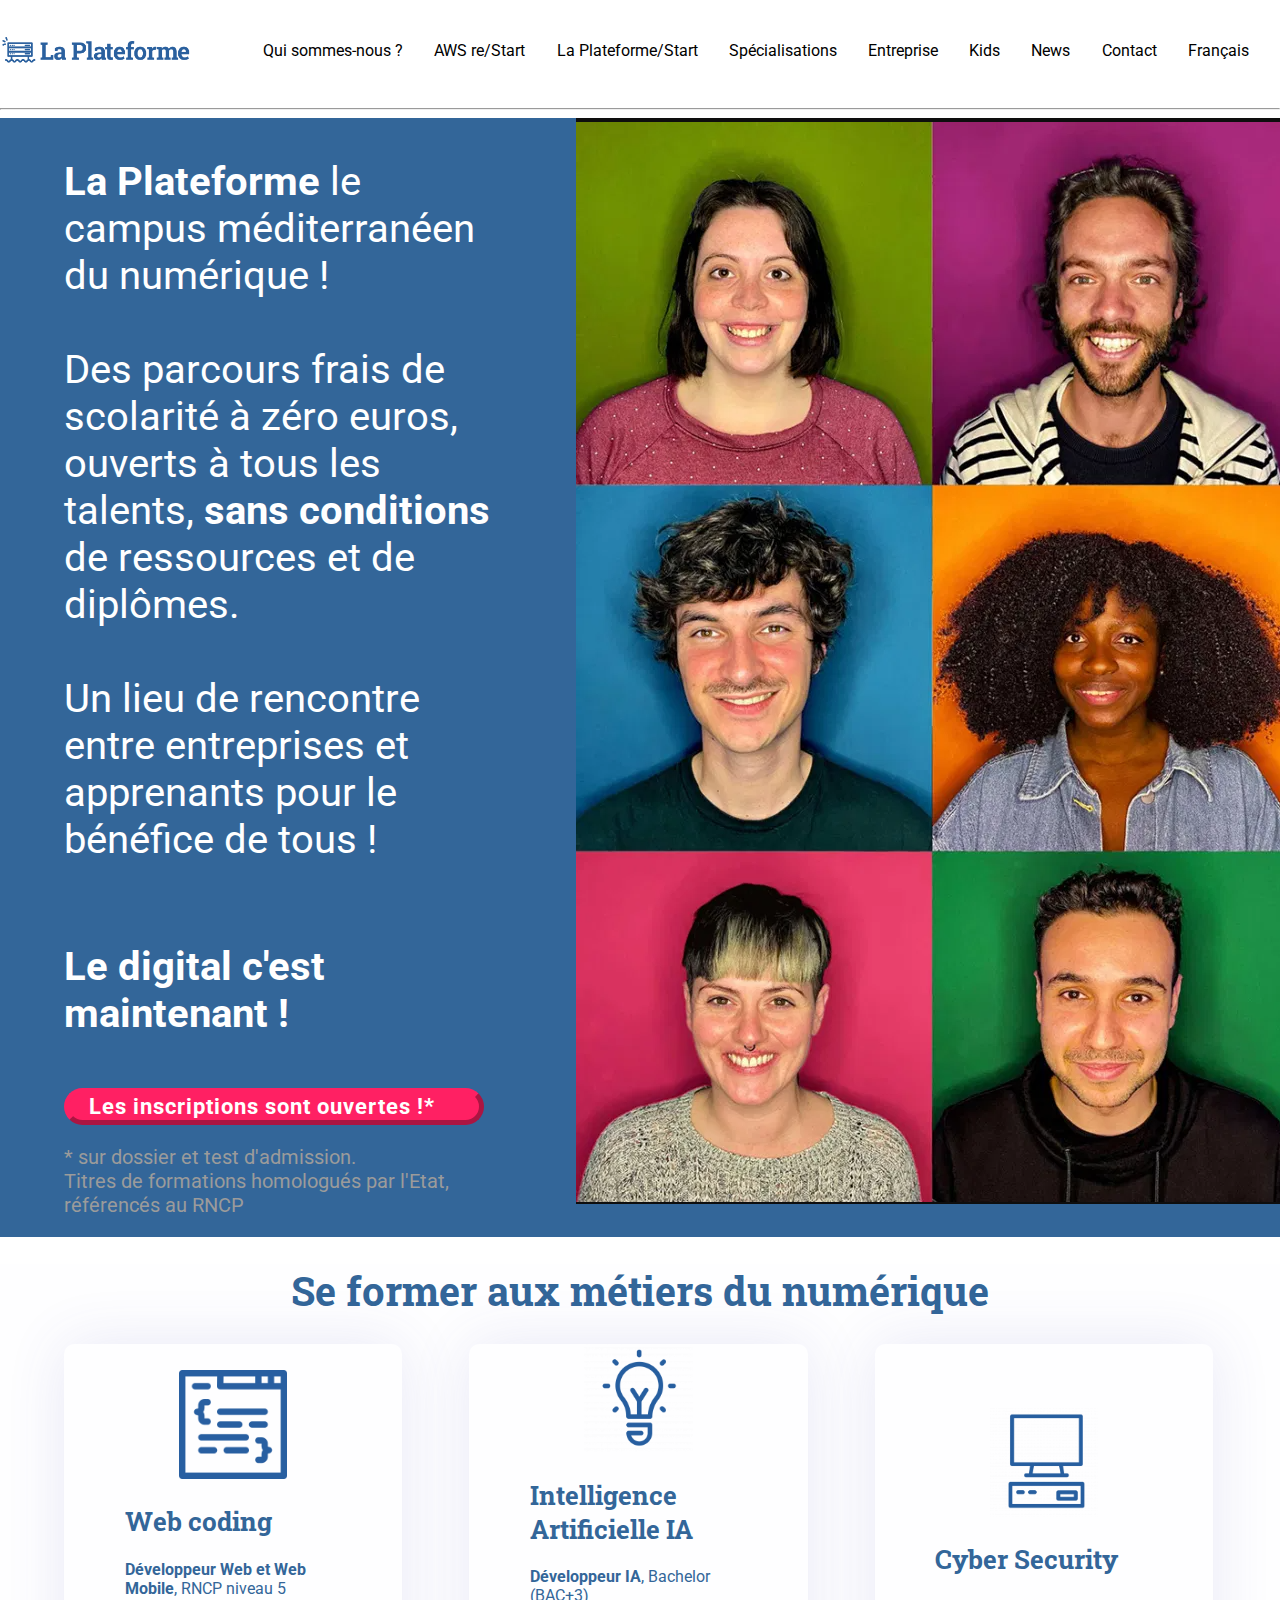
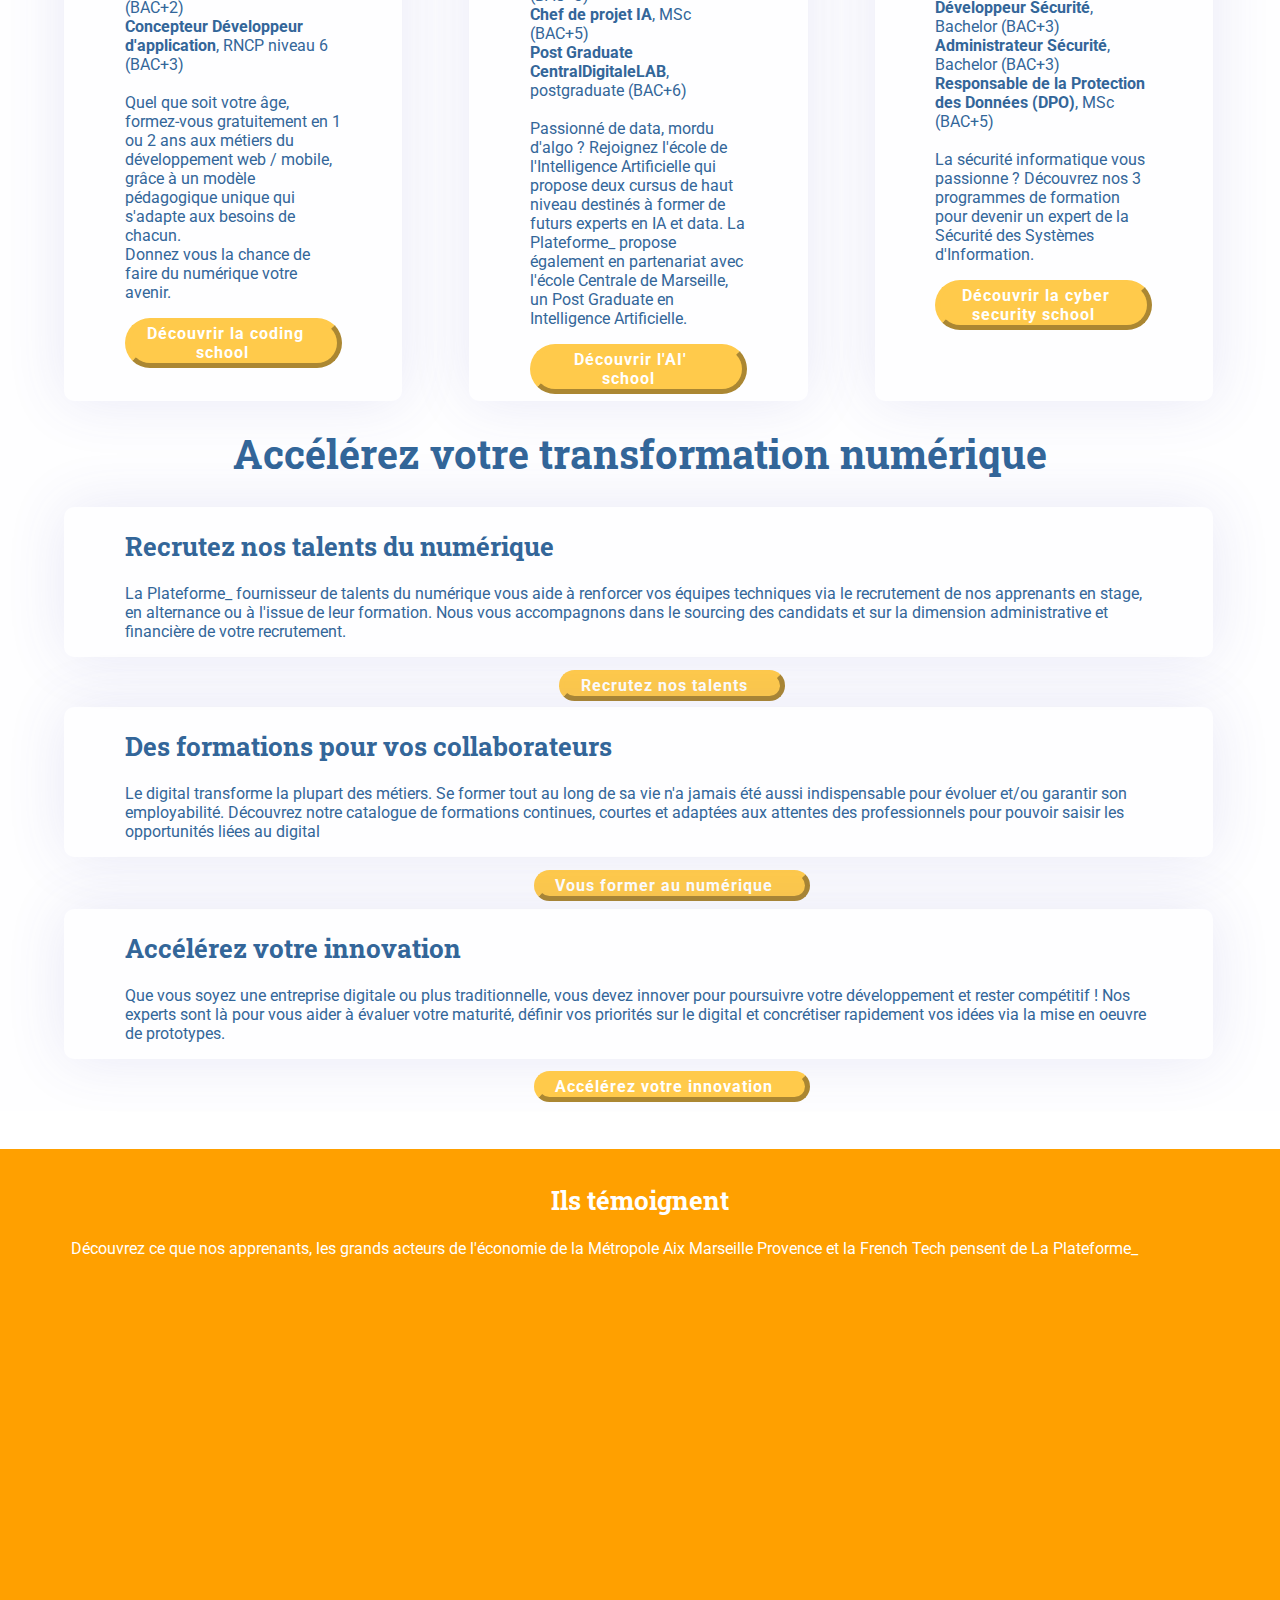
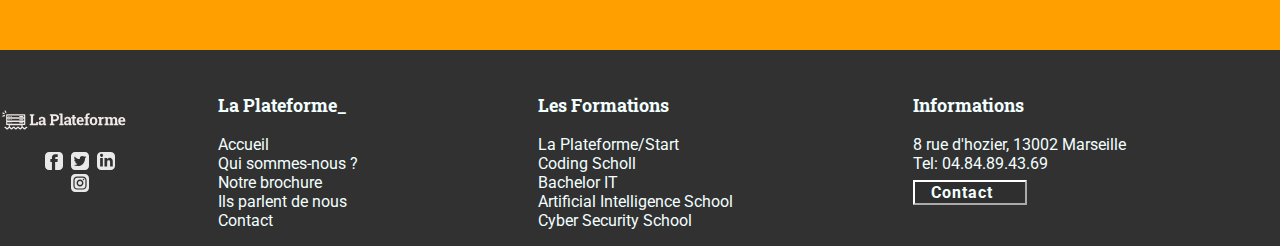
<file: index.html>
<!DOCTYPE html>
<html lang="en">
<head>
    <meta charset="UTF-8">
    <meta http-equiv="X-UA-Compatible" content="IE=edge">
    <meta name="viewport" content="width=device-width, initial-scale=1.0">
    <link rel="stylesheet" href="laplateforme.css">
    <link rel="preconnect" href="https://fonts.googleapis.com">
    <link rel="preconnect" href="https://fonts.gstatic.com" crossorigin>
    <link href="https://fonts.googleapis.com/css2?family=Roboto+Slab:wght@500;700&family=Roboto:ital,wght@0,400;0,700;1,400&display=swap" 
    rel="stylesheet">
    <title>Ecole La Plateforme le campus méditerranéen du numérique</title>
</head>

<body>
    <header>
        <img class="logo_plateforme" src="images/logo_laplateforme.png" alt="logo de La Plateforme">
        <nav>
            <ul class="liste_liens">
                <li><a href="qui-sommes-nous.html">Qui sommes-nous ? </a></li>
                <li><a href="#">AWS re/Start </a></li>
                <li><a href="#">La Plateforme/Start </a></li>
                <li><a href="#">Spécialisations </a></li>
                <li><a href="#">Entreprise </a></li>
                <li><a href="#">Kids </a></li>
                <li><a href="news.html">News </a></li>
                <li><a href="contact.html">Contact </a></li>
                <li><a href="#">Français </a></li>
            </ul>
        </nav>
    </header>
    <hr>
    <main>
        <section class="accroche">
            <div class="info_accueil">
                <p>
                    <strong>La Plateforme</strong> le campus méditerranéen du numérique !<br>
                    <br>
                    Des parcours frais de scolarité à zéro euros, ouverts à tous les talents, <strong>sans conditions</strong> de ressources et de diplômes.<br>
                    <br>
                    Un lieu de rencontre entre entreprises et apprenants pour le bénéfice de tous !
                </p>
                <div>
                    <p><strong>Le digital c'est maintenant !</strong></p>
                    <div>
                        <button class="bouton_rouge"><a href="#">Les inscriptions sont ouvertes !*</a></button>
                        <p class="asterisque">* sur dossier et test d'admission.<br>
                        Titres de formations homologués par l'Etat, référencés au RNCP</p>
                    </div>
                </div>
            </div>
            <div class="illu_accueil">
                <img src="images/illustration_accueil.png" alt="illustration de l'accueil">
            </div>
        </section>
        <section class="informations">
            <h1>Se former aux métiers du numérique</h1>
            <div class="boite">
                <div class="trio">
                    <div class="logo">
                        <img class="coding" src="images/logo_coding.png" alt="logo coding">
                    </div>
                    <div class="info">
                        <h2>Web coding</h2>
                        <p><strong>Développeur Web et Web Mobile</strong>, RNCP niveau 5 (BAC+2)<br>
                        <strong>Concepteur Développeur d'application</strong>, RNCP niveau 6 (BAC+3)<br>
                        <br>
                        Quel que soit votre âge, formez-vous gratuitement en 1 ou 2 ans aux métiers du développement web / mobile, grâce à un modèle pédagogique unique qui s'adapte aux besoins de chacun.<br>
                        Donnez vous la chance de faire du numérique votre avenir.</p>
                    </div>
                    <div class="lien">
                        <button class="bouton_jaune"><a href="#">Découvrir la coding school</a></button>
                    </div>
                </div>
                <div class="trio">
                    <div class="logo">
                        <img class="ia" src="images/logo_ia.png" alt="logo IA">
                    </div>
                    <div class="info">
                        <h2>Intelligence Artificielle IA</h2>
                        <p><strong>Développeur IA</strong>, Bachelor (BAC+3)<br>
                        <strong>Chef de projet IA</strong>, MSc (BAC+5)<br>
                        <strong>Post Graduate CentralDigitaleLAB</strong>, postgraduate (BAC+6)<br>
                        <br>
                        Passionné de data, mordu d'algo ? Rejoignez l'école de l'Intelligence Artificielle qui propose
                        deux cursus de haut niveau destinés à former de futurs experts en IA et data. La Plateforme_ propose
                        également en partenariat avec l'école Centrale de Marseille, un Post Graduate en Intelligence Artificielle.<br>
                    </div>
                    <div class="lien">
                        <button class="bouton_jaune"><a href="#">Découvrir l'AI' school</a></button>
                    </div>
                </div>
                <div class="trio">
                    <div class="logo">
                        <img class="secur" src="images/logo_security.png" alt="logo security">
                    </div>
                    <div class="info">
                        <h2>Cyber Security</h2>
                        <p><strong>Développeur Sécurité</strong>, Bachelor (BAC+3)<br>
                        <strong>Administrateur Sécurité</strong>, Bachelor (BAC+3)<br>
                        <strong>Responsable de la Protection des Données (DPO)</strong>, MSc (BAC+5)<br>
                        <br>
                        La sécurité informatique vous passionne ? Découvrez nos 3 programmes de 
                        formation pour devenir un expert de la Sécurité des Systèmes d'Information.<br>
                    </div>
                    <div class="lien">
                        <button class="bouton_jaune"><a href="#">Découvrir la cyber security school</a></button>
                    </div>
                </div>
            </div>
            <h1>Accélérez votre transformation numérique</h1>
            <div class="boite2">
                <div class="duo">
                    <div class="texte">
                        <h2>Recrutez nos talents du numérique</h2>
                        <p>La Plateforme_ fournisseur de talents du numérique vous aide à renforcer 
                            vos équipes techniques via le recrutement de nos apprenants en stage, 
                            en alternance ou à l'issue de leur formation. Nous vous accompagnons dans le 
                            sourcing des candidats et sur la dimension administrative et financière de votre recrutement.
                        </p>
                    </div>
                    <div classe="lien">
                        <button class="bouton_jaune"><a href="#">Recrutez nos talents</a></button>
                    </div>
                </div>
    
                <div class="duo">
                    <div class="texte">
                        <h2>Des formations pour vos collaborateurs</h2>
                        <p>Le digital transforme la plupart des métiers. Se former tout au long de sa vie n'a jamais 
                            été aussi indispensable pour évoluer et/ou garantir son employabilité. Découvrez notre catalogue
                            de formations continues, courtes et adaptées aux attentes des professionnels pour pouvoir saisir 
                            les opportunités liées au digital
                        </p>
                    </div>
                    <div classe="lien">
                        <button class="bouton_jaune"><a href="#">Vous former au numérique</a></button>
                    </div>
                </div>
    
                <div class="duo">
                    <div class="texte">
                        <h2>Accélérez votre innovation</h2>
                        <p>Que vous soyez une entreprise digitale ou plus traditionnelle,
                            vous devez innover pour poursuivre votre développement et rester compétitif ! 
                            Nos experts sont là pour vous aider à évaluer votre maturité, définir vos priorités 
                            sur le digital et concrétiser rapidement vos idées via la mise en oeuvre de prototypes.
                        </p>
                    </div>
                    <div classe="lien">
                        <button class="bouton_jaune"><a href="#">Accélérez votre innovation</a></button>
                    </div>
                </div>
            </div>
        </section>
        <section class="temoins">
            <div class="temoignage">
                <h2>Ils témoignent</h2>
                <p>Découvrez ce que nos apprenants, les grands acteurs de l'économie de la 
                    Métropole Aix Marseille Provence et la French Tech pensent de La Plateforme_
                </p>
            </div>
            <div class="video">
                <iframe width="560" height="315" 
                    src="https://www.youtube.com/embed/sDkjt3UTukg" 
                    title="YouTube video player" 
                    frameborder="0" 
                    allow="accelerometer; autoplay; clipboard-write; encrypted-media; gyroscope; picture-in-picture" 
                    allowfullscreen>
                </iframe>
                <iframe width="560" height="315" 
                src="https://www.youtube.com/embed/8U4CCAFLqEs" 
                title="YouTube video player" 
                frameborder="0" 
                allow="accelerometer; autoplay; clipboard-write; encrypted-media; gyroscope; picture-in-picture" 
                allowfullscreen>
                </iframe>
            </div>
        </section>
    </main>
    
    <footer>
        <div class="logos">
            <img class="logo_footer" src="images/Logo_LaPLateforme_footer.svg" alt="logo de La Plateforme">
            <ul class="reseaux">
                <li><a href="#"><img class="logo_reseau" src="images/footer-picto-facebook.svg" alt=""></a></li>
                <li><a href="#"><img class="logo_reseau" src="images/footer-picto-twitter.svg" alt=""></a></li>
                <li><a href="#"><img class="logo_reseau" src="images/footer-picto-linkedin.svg" alt=""></a></li>
                <li><a href="#"><img class="logo_reseau" src="images/footer-picto-instagram.svg" alt=""></a></li>
            </ul>
        </div>
        <div class="info_pratique">
            <div class="liste">
                <h3>La Plateforme_</h3>
                <ul>
                    <li><a href="accueil.html">Accueil</a></li>
                    <li><a href="qui-sommes-nous.html">Qui sommes-nous ?</a></li>
                    <li><a href="#">Notre brochure</a></li>
                    <li><a href="#">Ils parlent de nous</a></li>
                    <li><a href="contact.html">Contact</a></li>
                </ul>
            </div>
            <div class="liste">
                <h3>Les Formations</h3>
                <ul>
                    <li><a href="#">La Plateforme/Start</a></li>
                    <li><a href="#">Coding Scholl</a></li>
                    <li><a href="#">Bachelor IT</a></li>
                    <li><a href="#">Artificial Intelligence School</a></li>
                    <li><a href="#">Cyber Security School</a></li>
                </ul>
            </div>
            <div class="liste">
                <h3>Informations</h3>
                <ul>
                    <li>8 rue d'hozier, 13002 Marseille</li>
                    <li>Tel: 04.84.89.43.69</li>
                    <li><button class="bouton_noir"><a href="contact.html">Contact</a></button></li>
                </ul>
        </div>
    </footer>
</body>
</html>
</file>
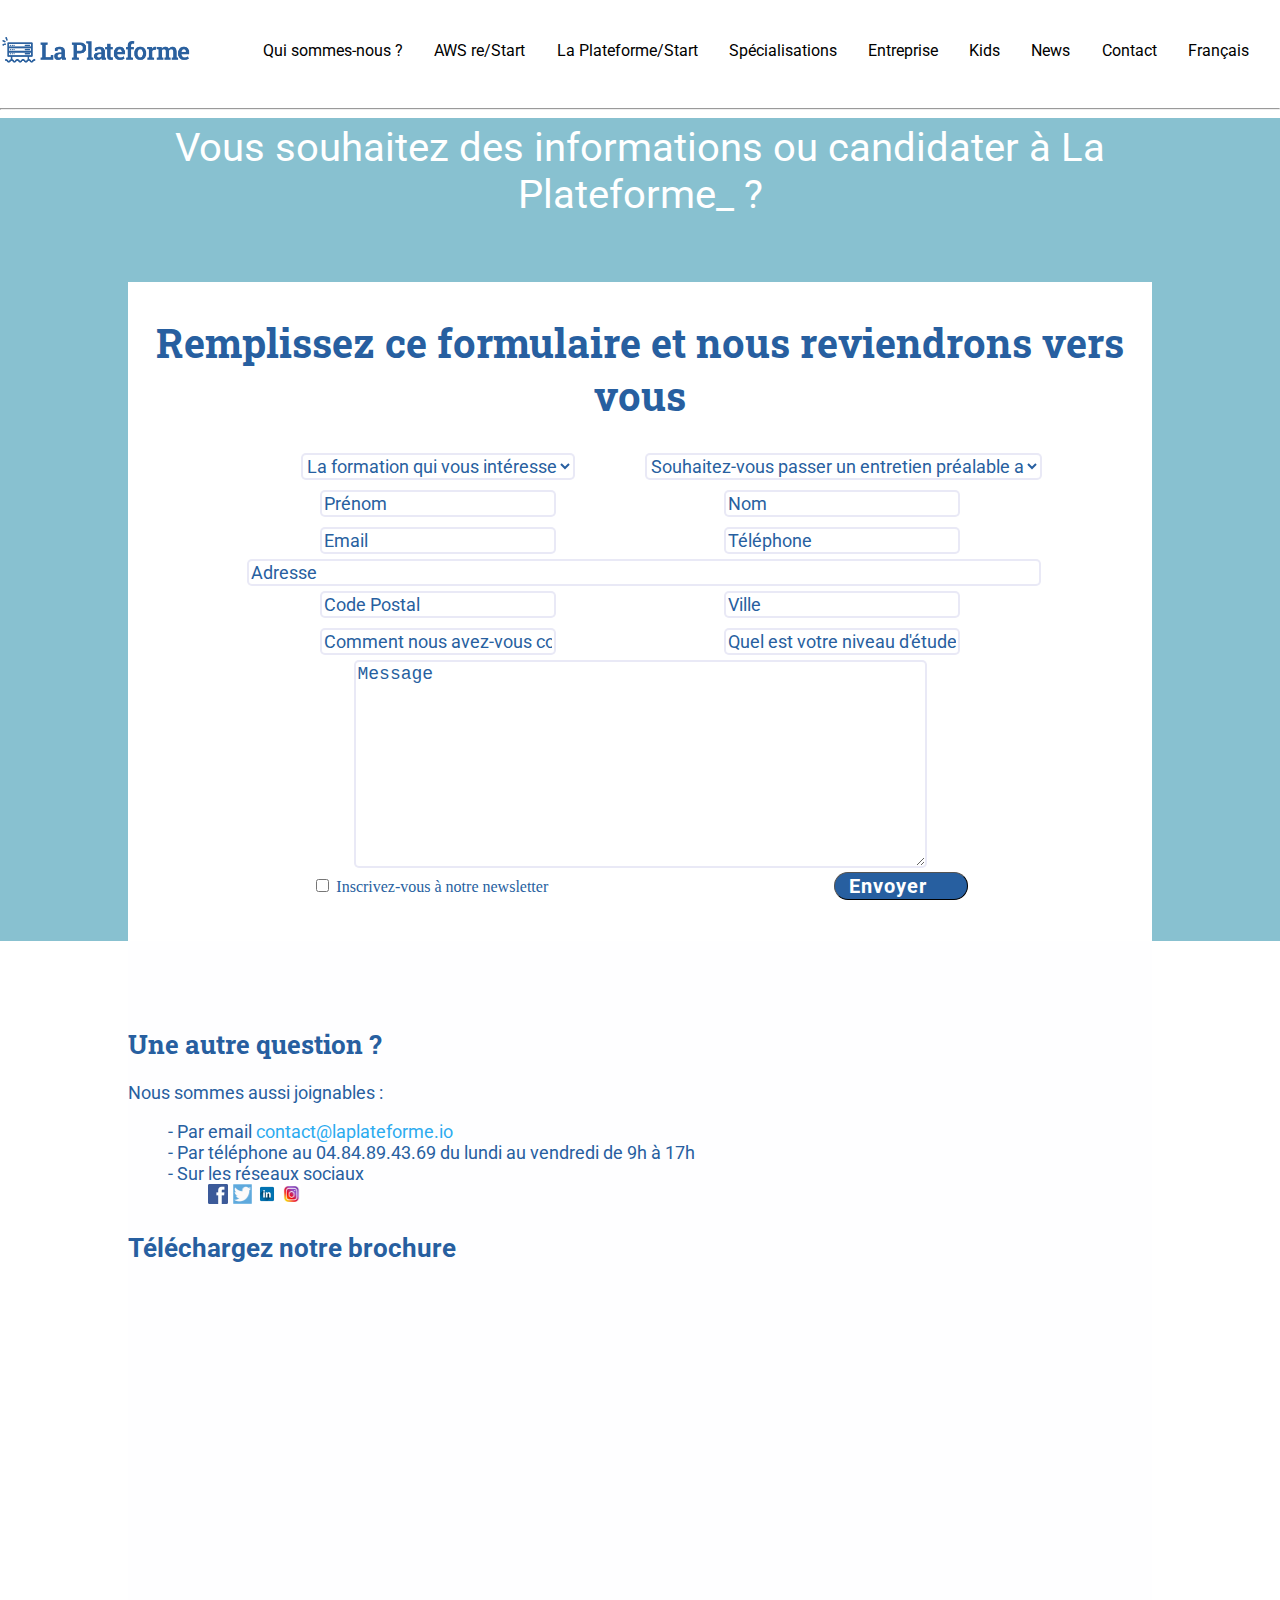
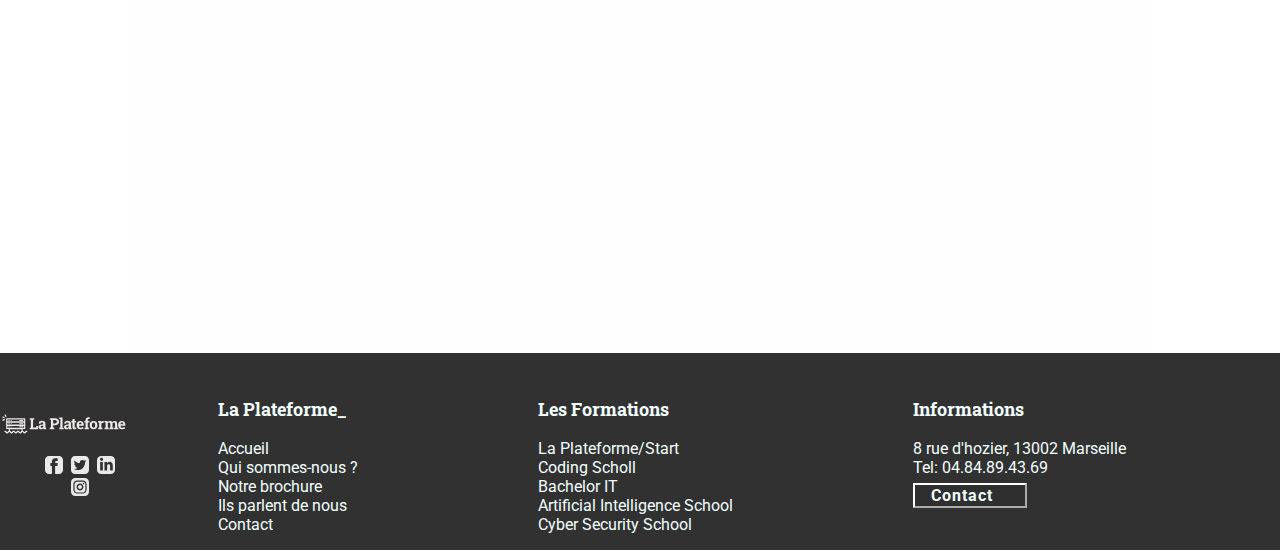
<file: contact.html>
<!DOCTYPE html>
<html lang="en">
<head>
    <meta charset="UTF-8">
    <meta http-equiv="X-UA-Compatible" content="IE=edge">
    <meta name="viewport" content="width=device-width, initial-scale=1.0">
    <link rel="stylesheet" href="laplateforme.css">
    <link rel="preconnect" href="https://fonts.googleapis.com">
    <link rel="preconnect" href="https://fonts.gstatic.com" crossorigin>
    <link href="https://fonts.googleapis.com/css2?family=Roboto+Slab:wght@500;700&family=Roboto:ital,wght@0,400;0,700;1,400&display=swap" 
    rel="stylesheet">
    <title>Ecole La Plateforme le campus méditerranéen du numérique</title>
</head>

<body>
    <header>
        <img class="logo_plateforme" src="images/logo_laplateforme.png" alt="logo de La Plateforme">
        <nav>
            <ul class="liste_liens">
                <li><a href="qui-sommes-nous.html">Qui sommes-nous ? </a></li>
                <li><a href="#">AWS re/Start </a></li>
                <li><a href="#">La Plateforme/Start </a></li>
                <li><a href="#">Spécialisations </a></li>
                <li><a href="#">Entreprise </a></li>
                <li><a href="#">Kids </a></li>
                <li><a href="#">News </a></li>
                <li><a href="contact.html">Contact </a></li>
                <li><a href="#">Français </a></li>
            </ul>
        </nav>
    </header>
    <hr>
    <main>
        <section class="bleu">
            <p>Vous souhaitez des informations ou candidater à La Plateforme_ ?</p>
            <div class="bloc_formu">
                <h1>Remplissez ce formulaire et nous reviendrons vers vous</h1>
                <form class="formulaire" action="https://laplateforme.io/informations/" method="post">
                    <!-- method="post" permet d'envoyer les données au serveur
                    en les incluant dans le corps du formulaire -->
                    <div class="box">
                        <label for="formation"></label>
                        <select name="formation" id="formation" required>
                            <option value="" selected disabled hidden>La formation qui vous intéresse</option>
                            <option value="Coding School">Coding School</option>
                            <option value="">AI School</option>
                            <option value="">Security School</option>
                            <option value="">Bachelor IT</option>
                            <option value="">Développeur web - TOULON</option>
                            <option value="">Code à la carte - TOULON</option>
                            <option value="">Code à la carte - BRIGNOLES</option>
                            <option value="">Executive Education</option>
                            <option value="">La Plateforme / START</option>
                            <option value="">Innovation LAB</option>
                            <option value="">AWS re/Start</option>
                            <option value="">Je ne sais pas</option>
                        </select>
                    </div>
                    <div class="box" id="entretien">
                        <label for="entretien"></label>
                        <select name="entretien" id="entretien" required>
                            <option value="">Souhaitez-vous passer un entretien préalable au test d'entrée ?</option>
                            <option value="Oui">Oui, je souhaite passer un entretien avec un membre de l'équipe pédagogique pour avoir de plus amples informations</option>
                            <option value="Non">Non, je souhaite candidater et passer le test d'entrée sans entretien préalable</option>
                        </select>
                    </div>
                    <div class="box">
                        <label for="prenom"></label>
                        <input type="text" id="prenom" placeholder="Prénom">
                    </div>
                    <div class="box">
                        <label for="nom"></label>
                        <input type="text" id="nom" placeholder="Nom">
                    </div>
                    <div class="box">
                        <label for="email"></label>
                        <input type="email" id="email" placeholder="Email">
                    </div>
                    <div class="box">
                        <label for="telephone"></label>
                        <input type="tel" id="telephone" placeholder="Téléphone">
                    </div>
                    <div class="middle" id="adresse">
                        <label for="adresse"></label>
                        <input type="text" id="adresse" placeholder="Adresse">
                    </div>
                    <div class="box">
                        <label for="code_postal"></label>
                        <input type="text" id="code_postal" placeholder="Code Postal">
                    </div>
                    <div class="box">
                        <label for="ville"></label>
                        <input type="text" id="ville" placeholder="Ville">
                    </div>
                    <div class="box">
                        <label for="connu"></label>
                        <input type="text" id="connu" placeholder="Comment nous avez-vous connu ?">
                    </div>
                    <div class="box">
                        <label for="etude"></label>
                        <input type="text" id="etude" placeholder="Quel est votre niveau d'étude">
                    </div>
                    <div class="middle">
                        <label for="message"></label>
                        <textarea name="message" id="message" cols="50" rows="10" placeholder="Message"></textarea>
                    </div>
                    <div class="BasDeForm">
                        <div id="news">
                            <label for="newsletter"></label>
                                <input type="checkbox" id="newsletter" name="newsletter" value="newsletter">
                                Inscrivez-vous à notre newsletter
                        </div>
                        <div class="button">
                            <button type="submit">Envoyer</button>
                        </div>
                    </div>
                </form>
            </div>
        </section>
        <section class="blanche">
            <div class="question">
                <div class="texte_q">
                    <h2>Une autre question ?</h2>
                    <p>Nous sommes aussi joignables :</p>
                </div>
                <ul class="contact_li">
                    <li class="li">Par email <a href="mailto:contact@laplateforme.io">contact@laplateforme.io</a></li>
                    <li class="li">Par téléphone au 04.84.89.43.69 du lundi au vendredi de 9h à 17h</li>
                    <li class="li">Sur les réseaux sociaux <ul class="logo_q">
                        <li><a href="https://www.facebook.com/Plateforme.io">
                            <img src="images/logo_facebook.png" alt="lien vers Facebook"></a></li>
                        <li><a href="https://twitter.com/Plateforme_io">
                            <img src="images/logo_twitter.png" alt="lien vers Twitter"></a></li>
                        <li><a href="https://www.linkedin.com/company/la-plateforme-io/">
                            <img src="images/logo_linkedin.png" alt="lien vers Linkedin"></a></li>
                        <li><a href="https://www.instagram.com/la_plateforme_io/">
                            <img src="images/logo_instagram.jpg" alt="lien vers Instagram"></a></li>
                    </ul></li>
                </ul>
                <h2><a id="brochure" href="images/LaPlateforme_Brochure.pdf" alt="Lien de la brochure">Téléchargez notre brochure</a></h2>
            </div>
            <div> <!-- Ajout de la carte -->
                <iframe src="https://www.google.com/maps/embed?pb=!1m18!1m12!1m3!1d2903.457038631928!2d5.367844315874519!3d43.3046910791347!2m3!1f0!2f0!3f0!3m2!1i1024!2i768!4f13.1!3m3!1m2!1s0x12c9c0eb8146c2d1%3A0xb2df496224e0aafe!2s8%20Rue%20d&#39;Hozier%2C%2013002%20Marseille!5e0!3m2!1sfr!2sfr!4v1666884940764!5m2!1sfr!2sfr" 
                width="800" height="600" style="border:0;" allowfullscreen="" 
                loading="lazy" referrerpolicy="no-referrer-when-downgrade"></iframe>
            </div>
        </section>
    </main>
    <footer>
        <div class="logos">
            <img class="logo_footer" src="images/Logo_LaPLateforme_footer.svg" alt="logo de La Plateforme">
            <ul class="reseaux">
                <li><a href="#"><img class="logo_reseau" src="images/footer-picto-facebook.svg" alt=""></a></li>
                <li><a href="#"><img class="logo_reseau" src="images/footer-picto-twitter.svg" alt=""></a></li>
                <li><a href="#"><img class="logo_reseau" src="images/footer-picto-linkedin.svg" alt=""></a></li>
                <li><a href="#"><img class="logo_reseau" src="images/footer-picto-instagram.svg" alt=""></a></li>
            </ul>
        </div>
        <div class="info_pratique">
            <div class="liste">
                <h3>La Plateforme_</h3>
                <ul>
                    <li><a href="accueil.html">Accueil</a></li>
                    <li><a href="qui-sommes-nous.html">Qui sommes-nous ?</a></li>
                    <li><a href="#">Notre brochure</a></li>
                    <li><a href="#">Ils parlent de nous</a></li>
                    <li><a href="contact.html">Contact</a></li>
                </ul>
            </div>
            <div class="liste">
                <h3>Les Formations</h3>
                <ul>
                    <li><a href="#">La Plateforme/Start</a></li>
                    <li><a href="#">Coding Scholl</a></li>
                    <li><a href="#">Bachelor IT</a></li>
                    <li><a href="#">Artificial Intelligence School</a></li>
                    <li><a href="#">Cyber Security School</a></li>
                </ul>
            </div>
            <div class="liste">
                <h3>Informations</h3>
                <ul>
                    <li>8 rue d'hozier, 13002 Marseille</li>
                    <li>Tel: 04.84.89.43.69</li>
                    <li><button class="bouton_noir"><a href="contact.html">Contact</a></button></li>
                </ul>
        </div>
    </footer>
</body>
</html>
</file>
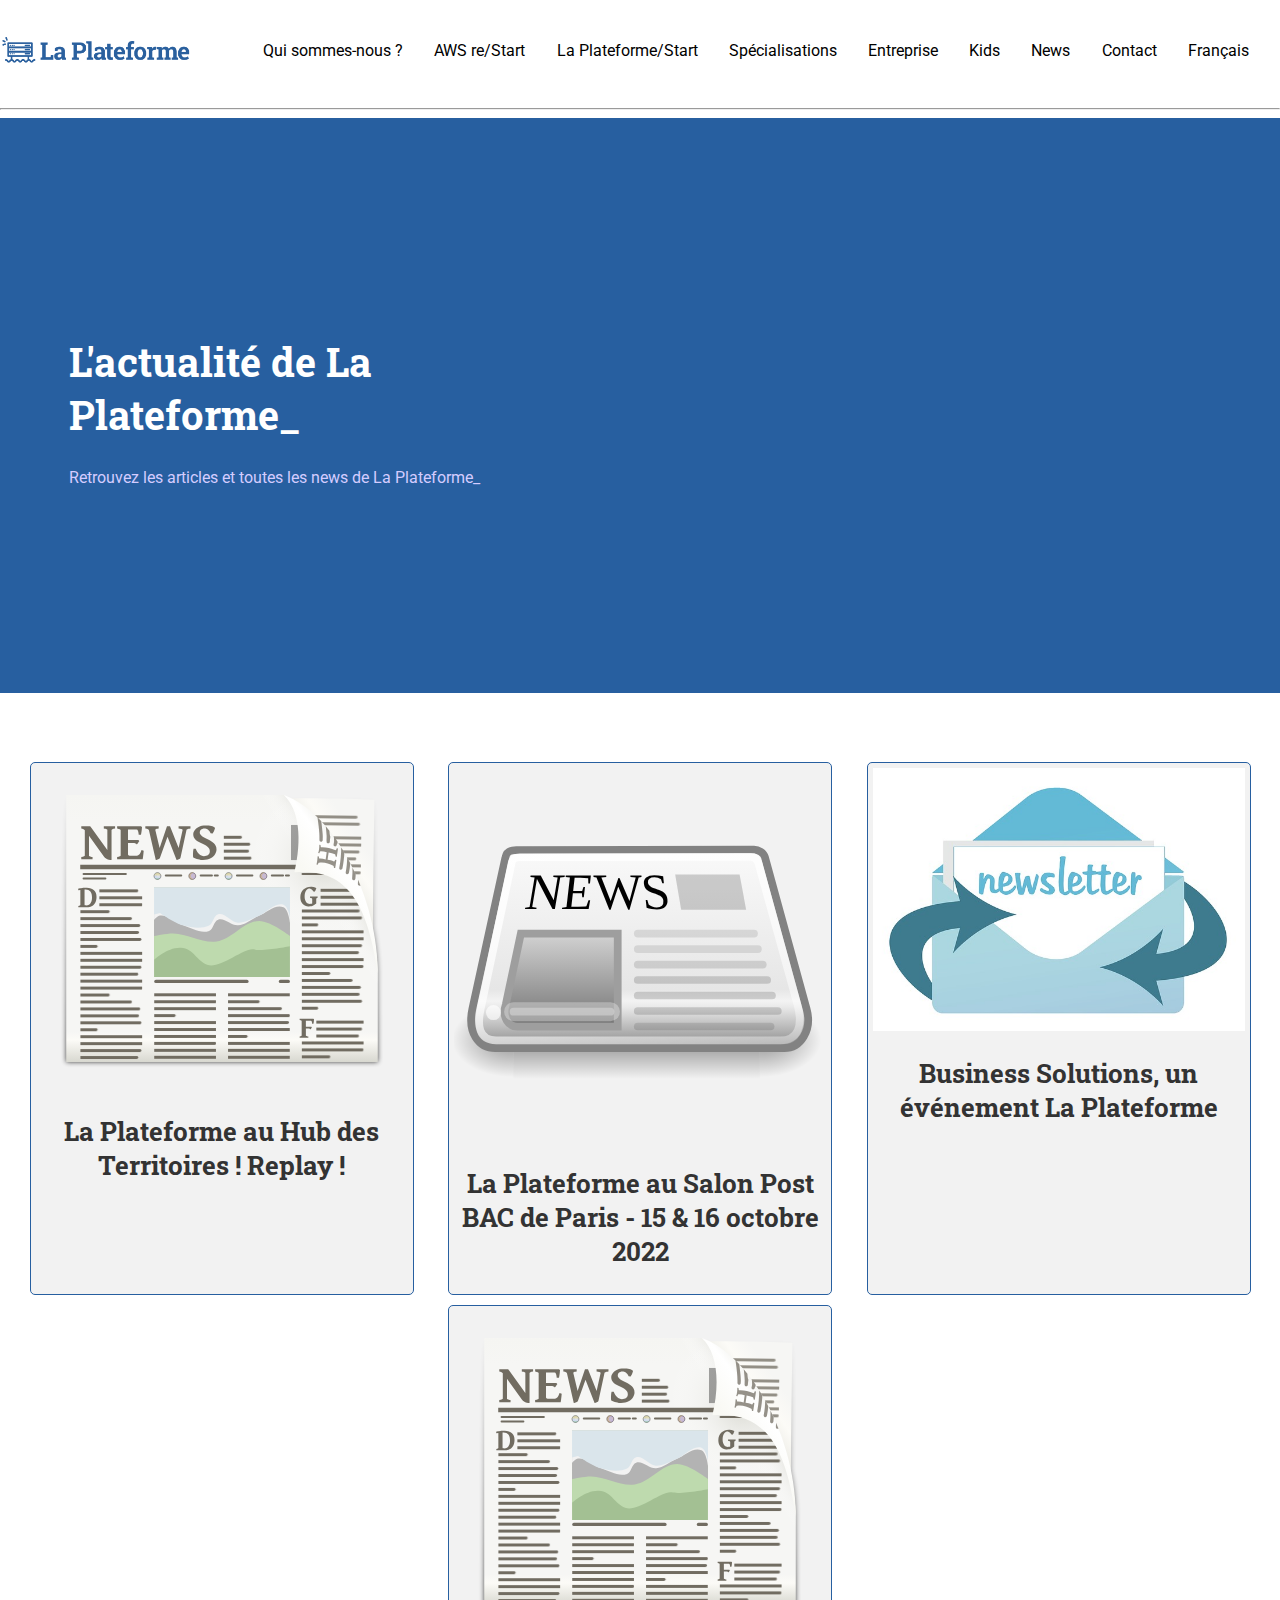
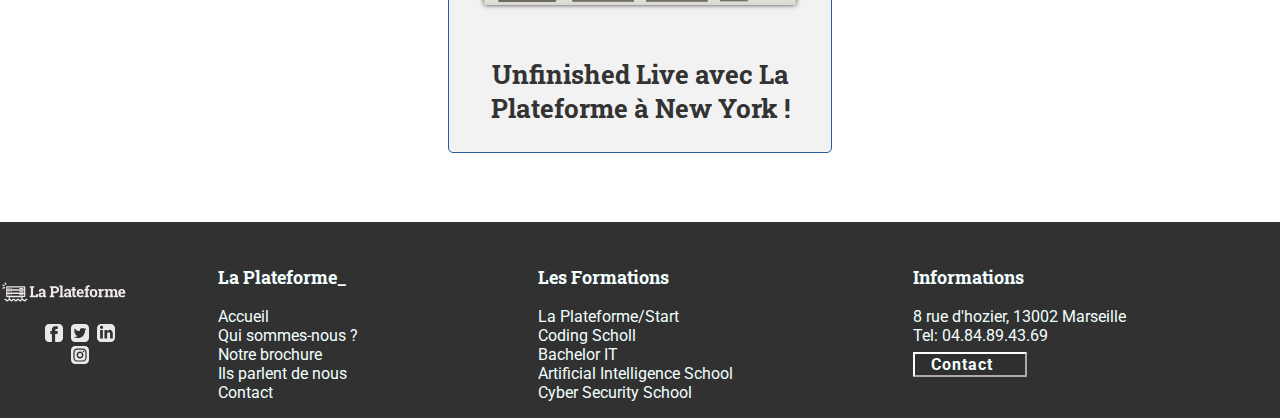
<file: news.html>
<!DOCTYPE html>
<html lang="en">
<head>
    <meta charset="UTF-8">
    <meta http-equiv="X-UA-Compatible" content="IE=edge">
    <meta name="viewport" content="width=device-width, initial-scale=1.0">
    <link rel="stylesheet" href="laplateforme.css">
    <link rel="preconnect" href="https://fonts.googleapis.com">
    <link rel="preconnect" href="https://fonts.gstatic.com" crossorigin>
    <link href="https://fonts.googleapis.com/css2?family=Roboto+Slab:wght@500;700&family=Roboto:ital,wght@0,400;0,700;1,400&display=swap" 
    rel="stylesheet">
    <title>Ecole La Plateforme le campus méditerranéen du numérique</title>
</head>

<body>
    <header>
        <img class="logo_plateforme" src="images/logo_laplateforme.png" alt="logo de La Plateforme">
        <nav>
            <ul class="liste_liens">
                <li><a href="qui-sommes-nous.html">Qui sommes-nous ? </a></li>
                <li><a href="#">AWS re/Start </a></li>
                <li><a href="#">La Plateforme/Start </a></li>
                <li><a href="#">Spécialisations </a></li>
                <li><a href="#">Entreprise </a></li>
                <li><a href="#">Kids </a></li>
                <li><a href="news.html">News </a></li>
                <li><a href="contact.html">Contact </a></li>
                <li><a href="#">Français </a></li>
            </ul>
        </nav>
    </header>
    <hr>
    <main>
        <section class="actu">
            <div>
                <h1>L'actualité de La Plateforme_</h1>
                <p>Retrouvez les articles et toutes les news de La Plateforme_</p>
            </div>
            <div id="video_news">
                <iframe width="560" height="315" src="https://www.youtube.com/embed/hNWvMjnyf5I" 
                title="YouTube video player" frameborder="0" 
                allow="accelerometer; autoplay; clipboard-write; encrypted-media; gyroscope; picture-in-picture" 
                allowfullscreen></iframe>
            </div>
        </section>
        <section class="FAL"> <!-- FAL = Foire Aux Liens -->
            <article>
                <div>
                    <a href="https://laplateforme.io/2022/10/20/la-plateforme-au-hub-des-territoires-replay/">
                        <img src="images/news.svg" alt="image de journal">
                    </a>
                </div>
                <div>
                    <a href="https://laplateforme.io/2022/10/20/la-plateforme-au-hub-des-territoires-replay/">
                        <h2>La Plateforme au Hub des Territoires ! Replay !</h2>
                    </a>
                </div>
            </article>
            <article>
                <div>
                    <a href="https://laplateforme.io/2022/10/13/la-plateforme-au-salon-postbac-de-paris-15-16-octobre-2022/">
                        <img src="images/news2.svg" alt="image de journal">
                    </a>
                </div>
                <div>
                    <a href="https://laplateforme.io/2022/10/13/la-plateforme-au-salon-postbac-de-paris-15-16-octobre-2022/">
                        <h2>La Plateforme au Salon Post BAC de Paris - 15 & 16 octobre 2022</h2>
                    </a>
                </div>
            </article>
            <article>
                <div>
                    <a href="https://laplateforme.io/2022/09/16/business-solutions-un-evenement-la-plateforme/">
                        <img src="images/news3.jpg" alt="image de journal">
                    </a>
                </div>
                <div>
                    <a href="https://laplateforme.io/2022/09/16/business-solutions-un-evenement-la-plateforme/">
                        <h2>Business Solutions, un événement La Plateforme</h2>
                    </a>
                </div>
            </article>
            <article>
                <div>
                    <a href="https://laplateforme.io/2022/09/02/unfinished-live-avec-la-plateforme-a-new-york/">
                        <img src="images/news.svg" alt="image de journal">
                    </a>
                </div>
                <div>
                    <a href="https://laplateforme.io/2022/09/02/unfinished-live-avec-la-plateforme-a-new-york/">
                        <h2>Unfinished Live avec La Plateforme à New York !</h2>
                    </a>
                </div>
            </article>
        </section>
    </main>
       
    <footer>
        <div class="logos">
            <img class="logo_footer" src="images/Logo_LaPLateforme_footer.svg" alt="logo de La Plateforme">
            <ul class="reseaux">
                <li><a href="#"><img class="logo_reseau" src="images/footer-picto-facebook.svg" alt=""></a></li>
                <li><a href="#"><img class="logo_reseau" src="images/footer-picto-twitter.svg" alt=""></a></li>
                <li><a href="#"><img class="logo_reseau" src="images/footer-picto-linkedin.svg" alt=""></a></li>
                <li><a href="#"><img class="logo_reseau" src="images/footer-picto-instagram.svg" alt=""></a></li>
            </ul>
        </div>
        <div class="info_pratique">
            <div class="liste">
                <h3>La Plateforme_</h3>
                <ul>
                    <li><a href="accueil.html">Accueil</a></li>
                    <li><a href="qui-sommes-nous.html">Qui sommes-nous ?</a></li>
                    <li><a href="#">Notre brochure</a></li>
                    <li><a href="#">Ils parlent de nous</a></li>
                    <li><a href="contact.html">Contact</a></li>
                </ul>
            </div>
            <div class="liste">
                <h3>Les Formations</h3>
                <ul>
                    <li><a href="#">La Plateforme/Start</a></li>
                    <li><a href="#">Coding Scholl</a></li>
                    <li><a href="#">Bachelor IT</a></li>
                    <li><a href="#">Artificial Intelligence School</a></li>
                    <li><a href="#">Cyber Security School</a></li>
                </ul>
            </div>
            <div class="liste">
                <h3>Informations</h3>
                <ul>
                    <li>8 rue d'hozier, 13002 Marseille</li>
                    <li>Tel: 04.84.89.43.69</li>
                    <li><button class="bouton_noir"><a href="contact.html">Contact</a></button></li>
                </ul>
        </div>
    </footer>
</body>
</html>
</file>
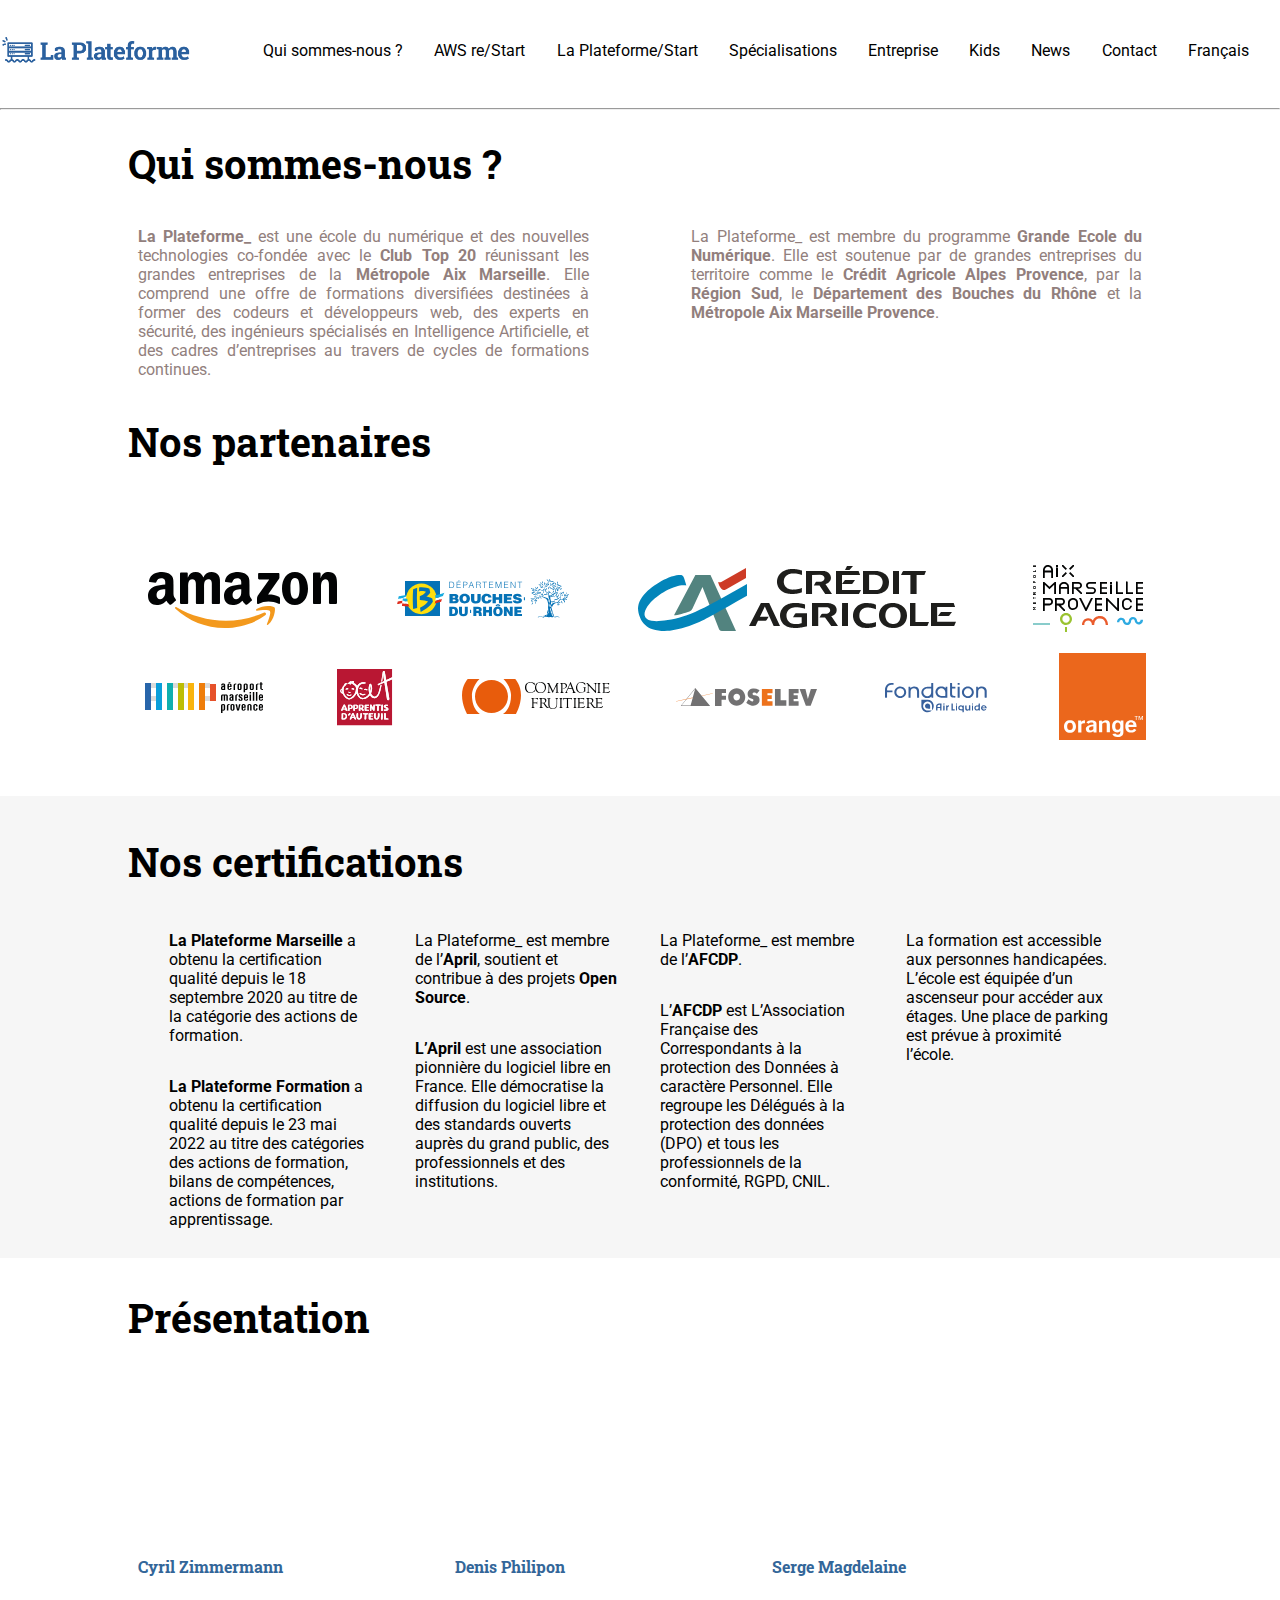
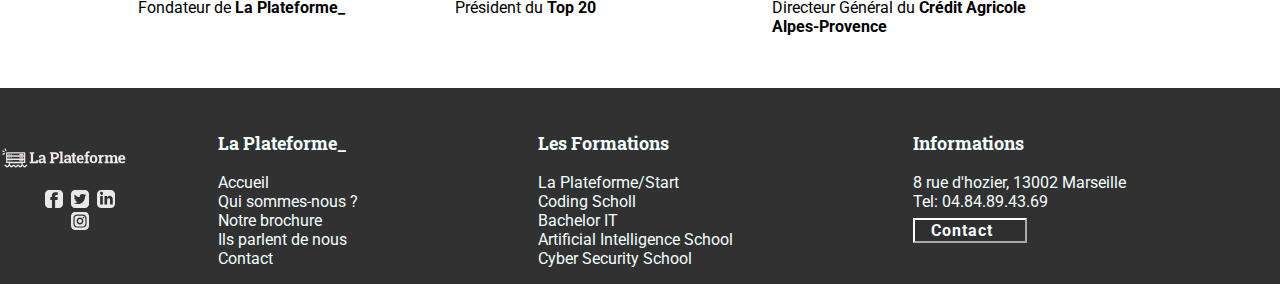
<file: qui-sommes-nous.html>
<!DOCTYPE html>
<html lang="en">
<head>
    <meta charset="UTF-8">
    <meta http-equiv="X-UA-Compatible" content="IE=edge">
    <meta name="viewport" content="width=device-width, initial-scale=1.0">
    <link rel="stylesheet" href="laplateforme.css">
    <link rel="preconnect" href="https://fonts.googleapis.com">
    <link rel="preconnect" href="https://fonts.gstatic.com" crossorigin>
    <link href="https://fonts.googleapis.com/css2?family=Roboto+Slab:wght@500;700&family=Roboto:ital,wght@0,400;0,700;1,400&display=swap" 
    rel="stylesheet">
    <title>Ecole La Plateforme le campus méditerranéen du numérique</title>
</head>

<body>
    <header>
        <img class="logo_plateforme" src="images/logo_laplateforme.png" alt="logo de La Plateforme">
        <nav>
            <ul class="liste_liens">
                <li><a href="qui-sommes-nous.html">Qui sommes-nous ? </a></li>
                <li><a href="#">AWS re/Start </a></li>
                <li><a href="#">La Plateforme/Start </a></li>
                <li><a href="#">Spécialisations </a></li>
                <li><a href="#">Entreprise </a></li>
                <li><a href="#">Kids </a></li>
                <li><a href="news.html">News </a></li>
                <li><a href="contact.html">Contact </a></li>
                <li><a href="#">Français </a></li>
            </ul>
        </nav>
    </header>
    <hr>
    <main>
        <section id="qui_sommes_nous">
            <h1>Qui sommes-nous ?</h1>
            <div>
                <p><strong>La Plateforme_</strong> est une école du numérique et des nouvelles technologies co-fondée avec le <strong>Club Top 20</strong> réunissant les grandes entreprises de la <strong>Métropole Aix Marseille</strong>.
                     Elle comprend une offre de formations diversifiées destinées à former des codeurs et développeurs web, des experts en sécurité, des ingénieurs spécialisés en
                      Intelligence Artificielle, et des cadres d’entreprises au travers de cycles de formations continues.</p>
                <p>La Plateforme_ est membre du programme <strong>Grande Ecole du Numérique</strong>. Elle est soutenue par de grandes entreprises du territoire comme le 
                <strong>Crédit Agricole Alpes Provence</strong>, par la <strong>Région Sud</strong>, le <strong>Département des Bouches du Rhône</strong> et la <strong>Métropole Aix Marseille Provence</strong>.</p>
            </div>
            <h1>Nos partenaires</h1>
            <div id="partenaires">
                <img src="images/logo_partenaires/logo-amazon-transp.svg" alt="Amazon">
                <img src="images/logo_partenaires/logo-bouche_du_rhone.svg" alt="Bouches du Rhone">
                <img src="images/logo_partenaires/logo-credit-agricole.svg" alt="Crédit Agricole">
                <img src="images/logo_partenaires/logo-part-amm.svg" alt="Aix Marseille Provence">
                <img src="images/logo_partenaires/logo-part-amp.svg" alt="Aix Marseille Provence">
                <img src="images/logo_partenaires/logo-part-apprentis.svg" alt="Apprentis">
                <img src="images/logo_partenaires/logo-part-compfruit.svg" alt="Compagnie Fruitière">
                <img src="images/logo_partenaires/logo-part-foselev.svg" alt="Foselev">
                <img src="images/logo_partenaires/logo-part-found-air-liquide.svg" alt="Fondation air liquide">
                <img src="images/logo_partenaires/logo-part-orange.svg" alt="Orange">
            </div>
        </section>
        <section id="certifs">
            <div class="certification">
                <h1>Nos certifications</h1>
                <div id="bloc_certifs">
                    <div>
                        <p><strong>La Plateforme Marseille</strong> a obtenu la certification qualité depuis le 18 septembre 2020
                        au titre de la catégorie des actions de formation.</p>
                        <p><strong>La Plateforme Formation</strong> a obtenu la certification qualité depuis le 23 mai 2022 au titre
                            des catégories des actions de formation, bilans de compétences, actions de formation par apprentissage.</p>
                    </div>
                    <div>
                        <p>La Plateforme_ est membre de l’<strong>April</strong>, soutient et contribue à des projets <strong>Open Source</strong>.</p>
                        <p><strong>L’April</strong> est une association pionnière du logiciel libre en France. Elle démocratise la diffusion du logiciel libre et des standards ouverts auprès du grand public, des professionnels et des institutions.</p>
                    </div>
                    <div>
                        <p>La Plateforme_ est membre de l’<strong>AFCDP</strong>.</p>
                        <p>L’<strong>AFCDP</strong> est L’Association Française des Correspondants à la protection des Données à caractère Personnel. Elle regroupe les Délégués à la protection des données (DPO) et tous les professionnels de la conformité, RGPD, CNIL.</p>
                    </div>
                    <div>
                        <p>La formation est accessible aux personnes handicapées. L’école est équipée d’un ascenseur pour accéder aux étages. Une place de parking est prévue à proximité l’école.</p>
                    </div>
                </div>
        </section>
        <section id="presentation_videos">
            <div class="pres_vid">
                <h1>Présentation</h1>
                <div id="video_pres">
                    <div>
                        <iframe width="560" height="315"
                        src="https://www.youtube.com/embed/8U4CCAFLqEs" 
                        title="YouTube video player" 
                        frameborder="0" 
                        allow="accelerometer; autoplay; clipboard-write; encrypted-media; gyroscope; picture-in-picture" 
                        allowfullscreen></iframe>
                        <h4>Cyril Zimmermann</h4>
                        <p>Fondateur de <strong>La Plateforme_</strong></p>
                    </div>
                    <div>
                        <iframe width="560" height="315" 
                        src="https://www.youtube.com/embed/ayqMxjEtYNk" 
                        title="YouTube video player" 
                        frameborder="0" 
                        allow="accelerometer; autoplay; clipboard-write; encrypted-media; gyroscope; picture-in-picture" 
                        allowfullscreen></iframe>
                        <h4>Denis Philipon</h4>
                        <p>Président du <strong>Top 20</strong></p>
                    </div>
                    <div>
                        <iframe width="560" height="315" 
                        src="https://www.youtube.com/embed/HSLFwNbZdgc" 
                        title="YouTube video player" 
                        frameborder="0" 
                        allow="accelerometer; autoplay; clipboard-write; encrypted-media; gyroscope; picture-in-picture" 
                        allowfullscreen></iframe>
                        <h4>Serge Magdelaine</h4>
                        <p>Directeur Général du <strong>Crédit Agricole Alpes-Provence</strong></p>
                    </div>
                </div>
            </div>
        </section>
    </main>
          
    <footer>
        <div class="logos">
            <img class="logo_footer" src="images/Logo_LaPLateforme_footer.svg" alt="logo de La Plateforme">
            <ul class="reseaux">
                <li><a href="#"><img class="logo_reseau" src="images/footer-picto-facebook.svg" alt=""></a></li>
                <li><a href="#"><img class="logo_reseau" src="images/footer-picto-twitter.svg" alt=""></a></li>
                <li><a href="#"><img class="logo_reseau" src="images/footer-picto-linkedin.svg" alt=""></a></li>
                <li><a href="#"><img class="logo_reseau" src="images/footer-picto-instagram.svg" alt=""></a></li>
            </ul>
        </div>
        <div class="info_pratique">
            <div class="liste">
                <h3>La Plateforme_</h3>
                <ul>
                    <li><a href="accueil.html">Accueil</a></li>
                    <li><a href="qui-sommes-nous.html">Qui sommes-nous ?</a></li>
                    <li><a href="#">Notre brochure</a></li>
                    <li><a href="#">Ils parlent de nous</a></li>
                    <li><a href="contact.html">Contact</a></li>
                </ul>
            </div>
            <div class="liste">
                <h3>Les Formations</h3>
                <ul>
                    <li><a href="#">La Plateforme/Start</a></li>
                    <li><a href="#">Coding Scholl</a></li>
                    <li><a href="#">Bachelor IT</a></li>
                    <li><a href="#">Artificial Intelligence School</a></li>
                    <li><a href="#">Cyber Security School</a></li>
                </ul>
            </div>
            <div class="liste">
                <h3>Informations</h3>
                <ul>
                    <li>8 rue d'hozier, 13002 Marseille</li>
                    <li>Tel: 04.84.89.43.69</li>
                    <li><button class="bouton_noir"><a href="contact.html">Contact</a></button></li>
                </ul>
        </div>
    </footer>
</body>
</html>
</file>
<file: laplateforme.css>
/* font-family: 'Roboto', sans-serif;
font-family: 'Roboto Slab', serif; */
h1, h2, h3, h4, h5, h6 {
    font-family: 'Roboto Slab', serif;
}

h1 {
    font-size: 40px;
    font-weight: bold;
}

h2 {
    font-size: 26px;
    font-weight: bold;
}

h3 {
    font-size: 18px;
    font-weight: bold;
}

h4 {
    font-size: 16px;
    font-weight: bold;
}

p, li, a, input, select, button {
    font-family: 'Roboto', sans-serif;
}
button {
    border-radius: 100px;
    border-width: 5px;
    letter-spacing: 1px;
    padding-right: 2em;
    padding-left: 0.7em;
    font-weight: bold;
}

button a {
    padding-left: 5px;
}

body {
    margin: 0;
    padding: 0;
}
main a {
    color: rgb(255, 255, 255);
    text-decoration: none;
}
/* ***************************************
        HEADER
****************************************** */
header {
    display: flex;
    background-color: #FFFFFF;
    justify-content: space-between;
    align-items: center;
    height: 100px;
    margin:  0;
    width: 100%;
}

header a {
    color: #000000;
    text-decoration: none;
}

.logo_plateforme {
    width: 15%;
    height: auto;
}

nav {
    margin: 0;
    width: 100%;
}

.liste_liens {
    display: flex;
    flex-flow: row wrap;
    justify-content: space-evenly;
    align-items: flex-end;
    list-style-type: none
}

/* ***************************************
        PREMIER BLOC (ACCROCHE)
****************************************** */
.accroche {
    display: flex;
    flex-flow: row wrap;
    background-color: #336699;
    font-size: 40px;
    color: #FFFFFF;
}
.asterisque {
    font-size: 20px;
    color: rgb(155, 155, 155);
}
.info_accueil {
    display: flex;
    flex-flow: column wrap;
    justify-content: space-around;
    align-items: center;
    flex-basis: 35%;
    padding-left: 5%;
    padding-right: 5%;
}

.illu_accueil {
    flex-basis: 50%;
    width: 50%;
    height: auto;
}

.bouton_rouge {
    border-color: #FF2063;
    background-color: #FF2063;
    font-size: 22px;
}

/* ***************************************
        DEUXIEME BLOC (INFORMATIONS)
****************************************** */
.informations {
    background-color: #FEFEFF;
    color: #336699;
    margin-bottom: 3%;
}
.informations h1 {
    text-align: center;
}
.boite {
    display: flex;
    flex-flow: row;
    justify-content: space-evenly;
    align-items: stretch;
    margin-left: 5%;
    padding: 0;
}

.trio {
    display: flex;
    flex-flow: column wrap;
    justify-content: center;
    align-items: center;
    flex-basis: 30%;
    padding-left: 5%;
    padding-right: 5%;
    margin-right: 5.5%;
    background-color: transparent;
    box-shadow: 0px 0px 60px 0px rgb(71 74 182 / 12%);
    border-radius: 10px;

}

.logo {
    width: 50%;
    height: auto;
    margin-bottom: 0;
    
}
.coding {
    width: 100%;
}

.ia {
    width: 100%;
    height: auto;
}

.secur {
    width: 100%;
    height: auto;
}

.bouton_jaune {
    border-color: #FFCA4B;
    background-color: #FFCA4B;
    font-size: 16px;
    margin-bottom: 3%;
}

.boite2 {
    display: flex;
    flex-flow: column;
    margin-left: 5%;
    padding: 0;
}

.duo {
    display: flex;
    flex-flow: column wrap;
    align-items: center;
}

.texte {
    padding-left: 5%;
    padding-right: 5%;
    margin-right: 5.5%;
    margin-bottom: 1%;
    background-color: transparent;
    box-shadow: 0px 0px 60px 0px rgb(71 74 182 / 12%);
    border-radius: 10px;
}
/* ***************************************
        TROISIEME BLOC (TEMOIGNAGES)
****************************************** */
.temoins {
    background-color: #FFA000;
    color: #FFFFFF;
    padding-top: 1%;
    padding-bottom: 3%;
}

.temoignage {
    display: block;
}

.temoignage h2 {
    text-align: center;

}

.temoignage p{
    text-align: center;
    padding-left: 5%;
    padding-right: 5%;
    margin-right: 5.5%;
    margin-bottom: 3%;
}

.video {
    display: flex;
    flex-flow: row wrap;
    justify-content: space-evenly;
    align-items: center;
}

/* ***************************************
        FOOTER
****************************************** */
footer {
    display: flex;
    flex-flow: row wrap;
    justify-content: flex-start;
    align-items: center;
    background-color: #313131;
    color: #F2FFFF;
    padding-top: 2%;
}
footer a {
    color: #F2FFFF;
    text-decoration: none;
}

.logos {
   display: block;
   text-align: center;
   flex-basis: 10%;
}

.reseaux {
    display: flex;
    flex-flow: row wrap;
    justify-content: center;
    list-style-type: none;
}

.reseaux a {
    margin-right: 8px;

}

.logo_footer {
    width: 100%;
    height: auto;
}

.info_pratique {
    display: flex;
    flex-flow: row wrap;
    justify-content: space-around;
    align-items: flex-start;
    flex-basis: 85%;
}

.liste {
    padding-top: 0;
    font-size: 16px;
}
.liste ul{
    list-style-type: none;
    padding: 0;
}

.bouton_noir {
    border-color: #FFFFFF;
    background-color: #2F2F2F;
    font-size: 16px;
    margin-top: 3%;
    margin-bottom: 3%;
    border-radius: 1px;
    border-width: 2px;
}

/* ***************************************
******************************************
        Page CONTACTS
******************************************
****************************************** */


/* ***************************************
        Formulaire */


.bleu {
    display: flex;
    flex-direction: column;
    align-items: center;
    background-color: #88C1D0;
    padding-top: 0.5%;
    width: 100%;
    margin: auto;

}

.bleu p {
    width: 80%;
    margin: auto;
    text-align: center;
    color: #FFFFFF;
    font-size: 40px;
    padding-bottom: 5%;
}

.bloc_formu {
    background-color: #FFFFFF;
    color: #275FA0;
    padding-top: 0.5%;
    width: 80%;
    text-align: center;
}

.formulaire {
    display: flex;
    flex-flow: row wrap;
    justify-content: center;
    align-items: space-between;
    width: 80%;
    margin: auto;
    /* background-color: #ff0000; */
    overflow: auto;
}

form div > input::placeholder,
 form div > textarea::placeholder,
  form div > select:invalid {
    color: #275FA0;
    }

form div > input, form div > select, form div > textarea {
    background-color: #FFFFFF;
    border-width: 2px;
    border-style: solid;
    border-color: rgba(71,74,182,0.12);
    border-radius: 5px;
    font-size: 18px;
}
        

form button {
    background-color: #275FA0;
    color: #FFFFFF;
    font-size: 20px;
    border-width: 1px;
}

.box {
    flex-basis: 48%;
    /* padding: 5px; */
    margin: 5px;
    box-sizing: content-box;
    width: 100%;
}

.middle {
    flex-basis: 96%;
    box-sizing: content-box;
    width: 100%;
}

#entretien {
    box-sizing: content-box;
    width: 100%;
}

#adresse {
    box-sizing: content-box;
    width: 100%;
}

.BasDeForm {
    display: flex;
    flex-flow: row wrap;
    justify-content: space-between;
    align-items: center;
    width: 80%;
    margin: auto;
    padding-bottom: 5%;
}
/* ***************************************
        Autres CONTACTS
****************************************** */

.blanche {
    width: 80%;
    margin: auto;
    padding-top: 5%;
    padding-bottom: 5%;
    background-color: #FEFEFF;
    color: #275FA0
}
.question p, .question li{
    font-size: 18px;
}

.blanche a{
    color: #2BABEF
}
#brochure {
    color: #275FA0;
}

.contact_li {
    list-style-type: none;
}
.li::before{
    content: '-  '
}


.logo_q {
    display: flex;
    flex-direction: row;
    justify-content: flex-start;
    align-items: flex-start;
    list-style-type: none;
    width: 10%;
}
.logo_q img{
    width: 80%;
    height: auto;
}



/* ***************************************
******************************************
        Page NEWS
******************************************
****************************************** */

/* Section bleue */

.actu {
    display: flex;
    flex-flow: row wrap;
    justify-content: space-evenly;
    align-items: center;
    background-color: #275FA0;
}
.actu h1 {
    color: #FFFFFF
}

.actu p {
    color: #D4CCFF
}

.actu div {
    flex-basis: 40%;
    margin-top: 10%;
    margin-bottom: 10%;
}
#video_news {
    width: 50%;
    height: auto;
}

/* Section news */

.FAL {
    display: flex;
    flex-flow: row wrap;
    justify-content: space-evenly;
    align-items: stretch;
    background-color: #ffffff;
    padding-top: 5%;
    padding-bottom: 5%;
}
.FAL a {
    text-decoration: none;
    color: #333333;
}

article {
    width: 30%;
    margin: 5px;
    padding: 5px;
    border: 1px solid #275FA0;
    border-radius: 5px;
    box-sizing: border-box;
    text-align: center;
    background-color: #F2F2F2;
}
article a img {
    width: 100%;
    height: auto;
}


/* ***************************************
******************************************
        Page Qui sommes-nous ?
******************************************
****************************************** */

/* Section qui sommes-nous ? */

#qui_sommes_nous {
    width: 80%;
    margin: auto;
    background-color: #FFFFFF;
}

#qui_sommes_nous div {
    display: flex;
    flex-flow: row wrap;
    justify-content: space-between;
    color: #927F7D;
}

#qui_sommes_nous div p {
    flex-basis: 45%;
    margin: 5px;
    padding: 5px;
    box-sizing: border-box;
    text-align: justify;
}

/* Section des partenaires */

#partenaires {
    display: flex;
    flex-flow: row wrap;
    justify-content: space-evenly;
    align-items: center;
    padding-top: 5%;
    padding-bottom: 5%;
}

/* Section des certifications */

#certifs {
    padding-top: 1%;
    padding-bottom: 1%;
    background-color: #F6F6F6;
}

.certification {
    width: 80%;
    margin: auto;
}

#bloc_certifs {
    display: flex;
    justify-content: space-evenly;
    align-items: stretch;
}

#bloc_certifs div {
    display: flex;
    flex-flow: column wrap;
    flex-basis: 20%;
}

/*  Section des presentation */
#presentation_videos {
    background-color: #FFFFFF;
}

.pres_vid {
    width: 80%;
    margin: auto;
    padding-top: 0.5%;
    padding-bottom: 2%;
}

#video_pres {
    display: flex;
    flex-flow: row wrap;
}

#video_pres div {
    flex-basis: 30%;
    margin: 5px;
    padding: 5px;
    box-sizing: border-box;
}

#video_pres div iframe {
    width: 100%;
    height: auto;
}

#video_pres div h4 {
    color: #336699;
}
</file>
